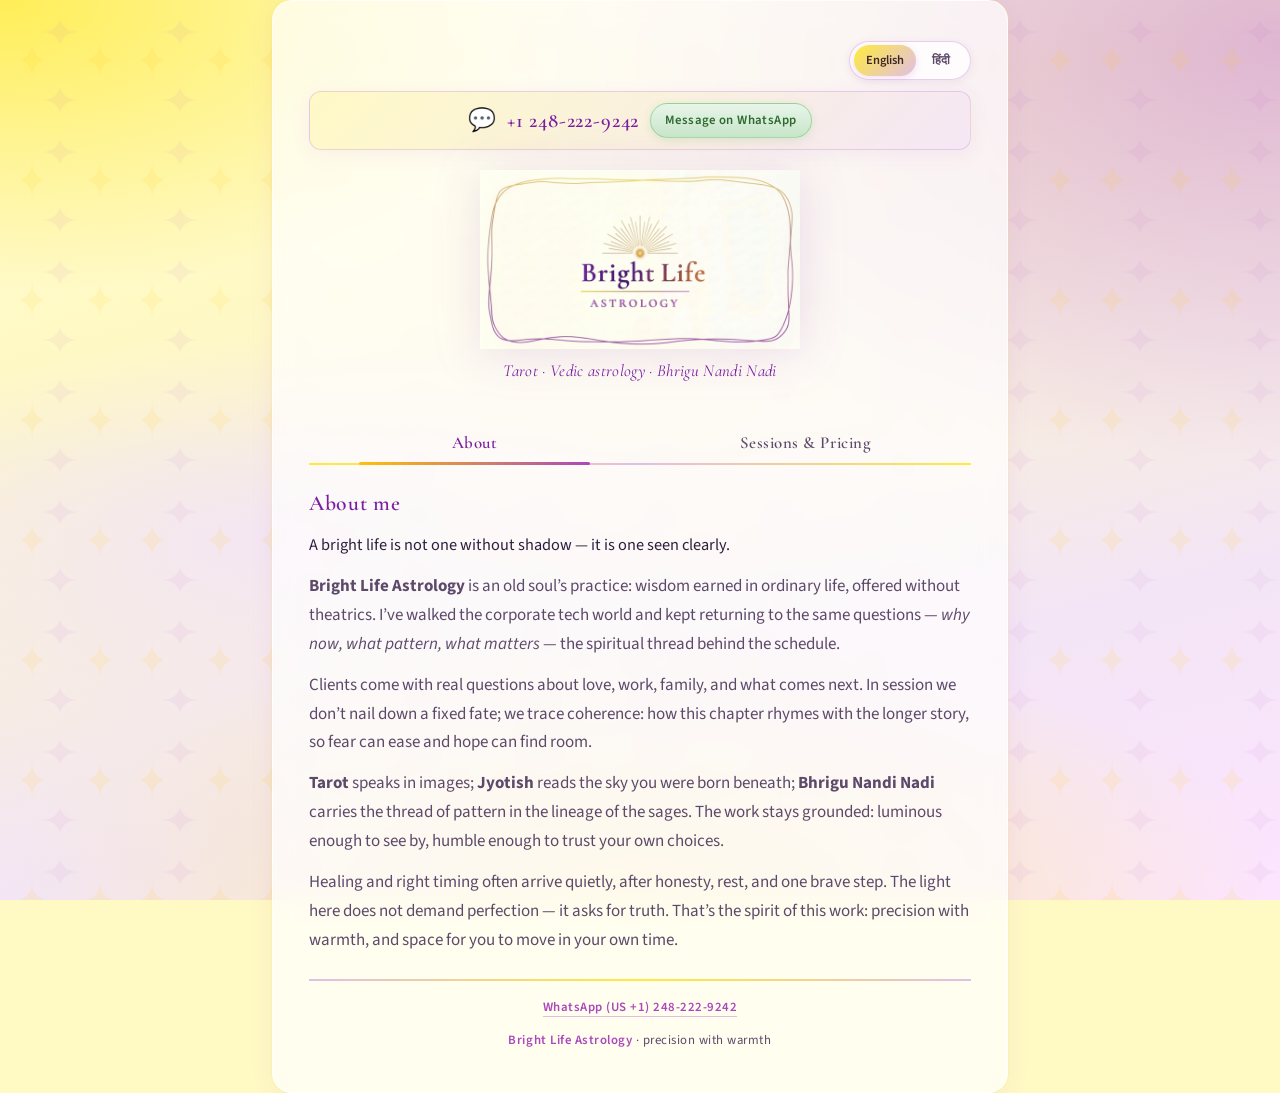
<file: index.html>
<!DOCTYPE html>
<html lang="en">
<head>
  <meta charset="utf-8" />
  <meta name="viewport" content="width=device-width, initial-scale=1" />
  <meta name="description" content="Bright Life Astrology &middot; Tarot, Vedic Jyotish &amp; Bhrigu Nandi Nadi. An old soul with a tech background; readings with warmth, clarity, and room for your agency. WhatsApp +1 248-222-9242 (US)." />
  <meta name="theme-color" content="#fff59d" />
  <title>Bright Life Astrology &middot; Tarot &amp; Jyotish Consultations</title>
  <link rel="preconnect" href="https://fonts.googleapis.com" />
  <link rel="preconnect" href="https://fonts.gstatic.com" crossorigin />
  <link href="https://fonts.googleapis.com/css2?family=Cormorant+Garamond:ital,wght@0,400;0,500;0,600;0,700;1,400;1,500&family=Noto+Sans+Devanagari:wght@400;500;600;700&family=Source+Sans+3:ital,wght@0,300;0,400;0,500;0,600;1,400&display=swap" rel="stylesheet" />
  <style>
    :root {
      --lemon: #fffef5; --butter: #fff9c4; --sun: #fff176;
      --sun-rich: #ffeb3b; --gold: #ffc107; --gold-deep: #f57f17;
      --mauve-pale: #fce4ff; --mauve-light: #e1bee7; --mauve: #ce93d8;
      --mauve-rich: #ab47bc; --mauve-deep: #7b1fa2;
      --midnight: #1a0d2e; --ink: #2d1f3d; --muted: #5d4a6a;
    }
    *, *::before, *::after { box-sizing: border-box; }
    html { scroll-behavior: smooth; }
    body {
      margin: 0; font-family: "Source Sans 3", system-ui, sans-serif;
      font-weight: 400; font-size: 1.0625rem; line-height: 1.7;
      color: var(--ink); background: var(--butter); min-height: 100vh;
    }

    .bg-floral {
      position: fixed; inset: 0; pointer-events: none; z-index: 0;
      background:
        radial-gradient(ellipse 120% 85% at 0% 0%, rgba(255,235,59,.85) 0%, rgba(255,249,196,.5) 38%, transparent 62%),
        radial-gradient(ellipse 110% 80% at 100% 5%, rgba(206,147,216,.65) 0%, rgba(225,190,231,.4) 42%, transparent 58%),
        radial-gradient(ellipse 100% 60% at 50% 100%, rgba(255,241,118,.55) 0%, transparent 50%),
        radial-gradient(ellipse 80% 50% at 20% 60%, rgba(243,229,245,.9) 0%, transparent 45%),
        linear-gradient(165deg, var(--lemon) 0%, var(--butter) 28%, #f3e5f5 72%, var(--mauve-pale) 100%);
    }
    .bg-floral::after {
      content: ""; position: absolute; inset: 0; opacity: 0.5;
      background-image: url("data:image/svg+xml,%3Csvg xmlns='http://www.w3.org/2000/svg' width='120' height='120' viewBox='0 0 120 120'%3E%3Cpath fill='%23ab47bc' fill-opacity='0.12' d='M60 20c4 8 8 12 20 12-12 0-16 4-20 12-4-8-8-12-20-12 12 0 16-4 20-12zm0 68c4 8 8 12 20 12-12 0-16 4-20 12-4-8-8-12-20-12 12 0 16-4 20-12z'/%3E%3Cpath fill='%23ffc107' fill-opacity='0.2' d='M20 60c8 4 12 8 12 20 0-12 4-16 12-20-8-4-12-8-12-20 0 12-4 16-12 20zm68 0c8 4 12 8 12 20 0-12 4-16 12-20-8-4-12-8-12-20 0 12-4 16-12 20z'/%3E%3C/svg%3E");
    }

    .wrap {
      position: relative; z-index: 1;
      max-width: 46rem; margin: 0 auto;
      padding: clamp(1.5rem, 4vw, 2.5rem) clamp(1.25rem, 5vw, 2.25rem) 2.5rem;
      background: rgba(255,255,255,.72);
      backdrop-filter: blur(12px); -webkit-backdrop-filter: blur(12px);
      border-radius: 1.25rem;
      border: 1px solid rgba(255,255,255,.75);
      box-shadow: 0 4px 24px rgba(171,71,188,.08), 0 0 0 1px rgba(255,235,59,.15);
    }

    /* ── WhatsApp top bar ── */
    .wa-top {
      display: flex; align-items: center; justify-content: center;
      gap: 0.65rem; padding: 0.7rem 1.15rem; margin-bottom: 1.25rem;
      background: linear-gradient(135deg, rgba(255,249,196,.92), rgba(243,229,245,.88));
      border: 1.5px solid rgba(186,104,200,.25); border-radius: 0.75rem;
      box-shadow: 0 4px 20px rgba(171,71,188,.08);
      flex-wrap: wrap; text-align: center;
    }
    .wa-top-icon { font-size: 1.4rem; line-height: 1; }
    .wa-top-number {
      font-family: "Cormorant Garamond", Georgia, serif;
      font-size: 1.3rem; font-weight: 600; color: var(--mauve-deep); letter-spacing: 0.04em;
    }
    .wa-top-link {
      display: inline-flex; align-items: center; gap: 0.3rem;
      padding: 0.35rem 0.9rem; font-size: 0.8rem; font-weight: 600;
      letter-spacing: 0.03em; color: #2d6a30;
      background: linear-gradient(180deg, #e8f5e9, #c8e6c9);
      border: 1px solid rgba(76,175,80,.4); border-radius: 2rem;
      text-decoration: none; box-shadow: 0 2px 8px rgba(76,175,80,.18);
      transition: box-shadow .2s ease, transform .2s ease;
    }
    .wa-top-link:hover { box-shadow: 0 4px 14px rgba(76,175,80,.3); transform: translateY(-1px); }

    /* ── Language switch ── */
    .language-row {
      display: flex; justify-content: flex-end; margin-bottom: 0.65rem;
    }
    .language-switch {
      display: inline-flex; padding: 0.2rem;
      background: rgba(255,255,255,.76);
      border: 1px solid rgba(171,71,188,.25); border-radius: 2rem;
      box-shadow: 0 2px 10px rgba(123,31,162,.08);
    }
    .language-btn {
      min-width: 3.2rem; padding: 0.3rem 0.75rem;
      font: inherit; font-size: 0.78rem; font-weight: 600;
      color: var(--muted); background: transparent; border: 0;
      border-radius: 2rem; cursor: pointer;
    }
    .language-btn.active {
      color: #3e2723;
      background: linear-gradient(135deg, var(--sun-rich), var(--mauve-light));
      box-shadow: 0 2px 7px rgba(171,71,188,.16);
    }
    html[lang="hi"] body { font-family: "Noto Sans Devanagari", "Source Sans 3", sans-serif; }
    html[lang="hi"] h2,
    html[lang="hi"] h3,
    html[lang="hi"] .tab-btn,
    html[lang="hi"] .tier-name,
    html[lang="hi"] .tier-price,
    html[lang="hi"] .payment-region strong {
      font-family: "Noto Sans Devanagari", "Source Sans 3", sans-serif;
    }

    /* ── Header ── */
    header { text-align: center; padding-bottom: 1rem; }
    .brand { display: flex; flex-direction: column; align-items: center; }
    .brand-logo { margin: 0; line-height: 0; }
    .brand-logo img {
      width: min(100%, 20rem); height: auto; display: block; margin: 0 auto;
      filter: drop-shadow(0 4px 24px rgba(123,31,162,.14));
    }
    .tagline {
      margin: 0.5rem 0 0;
      font-family: "Cormorant Garamond", Georgia, serif;
      font-size: 1.05rem; font-style: italic; font-weight: 400;
      color: var(--mauve-deep); letter-spacing: 0.02em;
    }

    /* ── Tabs ── */
    .tabs {
      display: flex; gap: 0; margin-top: 1.25rem;
      border-bottom: 2px solid transparent;
      border-image: linear-gradient(90deg, var(--sun-rich), var(--mauve-light), var(--sun-rich)) 1;
    }
    .tab-btn {
      flex: 1; padding: 0.65rem 0.5rem;
      font-family: "Cormorant Garamond", Georgia, serif;
      font-size: 1.05rem; font-weight: 600; letter-spacing: 0.03em;
      color: var(--muted); background: none; border: none;
      cursor: pointer; position: relative;
      transition: color .2s ease;
    }
    .tab-btn:hover { color: var(--mauve-deep); }
    .tab-btn.active {
      color: var(--mauve-deep);
    }
    .tab-btn.active::after {
      content: ""; position: absolute; bottom: -2px; left: 15%; right: 15%;
      height: 3px; border-radius: 2px;
      background: linear-gradient(90deg, var(--gold), var(--mauve-rich));
    }

    .tab-panel { display: none; padding-top: 1.25rem; animation: fadeTab .3s ease; }
    .tab-panel.active { display: block; }
    @keyframes fadeTab { from { opacity: 0; transform: translateY(6px); } to { opacity: 1; transform: translateY(0); } }

    /* ── Typography ── */
    h2 {
      font-family: "Cormorant Garamond", Georgia, serif;
      font-size: 1.35rem; font-weight: 600; color: var(--mauve-deep);
      margin: 0 0 0.65rem; letter-spacing: 0.03em;
    }
    h3 {
      font-family: "Cormorant Garamond", Georgia, serif;
      font-size: 1.1rem; font-weight: 600; color: var(--mauve-deep);
      margin: 0.75rem 0 0.35rem; letter-spacing: 0.03em;
    }
    p { margin: 0 0 0.75rem; color: var(--muted); }
    p:last-child { margin-bottom: 0; }
    .lead { font-size: 1.02rem; color: var(--ink); font-weight: 400; }

    /* ── Service cards ── */
    .services { display: grid; gap: 0.85rem; }
    .card {
      padding: 1rem 1.25rem; border-radius: 0.75rem;
      border: 2px solid transparent;
      transition: transform .2s ease, box-shadow .2s ease;
    }
    .card:nth-child(1) { background: linear-gradient(145deg, rgba(255,249,196,.98), rgba(255,255,255,.95)); border-color: rgba(255,193,7,.55); box-shadow: 0 4px 16px rgba(255,193,7,.12); }
    .card:nth-child(2) { background: linear-gradient(145deg, rgba(252,228,255,.98), rgba(255,255,255,.95)); border-color: rgba(186,104,200,.45); box-shadow: 0 4px 16px rgba(171,71,188,.1); }
    .card:nth-child(3) { background: linear-gradient(145deg, rgba(255,249,196,.5), rgba(243,229,245,.9)); border-color: rgba(255,193,7,.4); box-shadow: 0 4px 16px rgba(142,36,170,.08); }
    .card:hover { transform: translateY(-2px); box-shadow: 0 8px 24px rgba(255,193,7,.2); }
    .card h3 { font-size: 1.15rem; margin: 0 0 0.25rem; }
    .card p { font-size: 0.9rem; line-height: 1.55; margin: 0; }
    .card-icon {
      float: left; width: 2rem; height: 2rem; margin: 0 0.65rem 0.3rem 0;
      border-radius: 50%; display: flex; align-items: center; justify-content: center;
      font-size: 0.85rem; color: var(--midnight);
    }
    .card-icon.tarot { background: linear-gradient(145deg, var(--sun), var(--gold)); box-shadow: 0 2px 6px rgba(255,193,7,.45); }
    .card-icon.vedic { background: linear-gradient(145deg, var(--mauve-light), var(--mauve)); box-shadow: 0 2px 6px rgba(171,71,188,.3); }
    .card-icon.nadi { background: linear-gradient(145deg, var(--sun-rich), var(--mauve-light)); box-shadow: 0 2px 6px rgba(255,193,7,.3); }
    .card::after { content: ""; display: table; clear: both; }

    /* ── Pricing tiers ── */
    .pricing-grid { display: grid; gap: 0.85rem; }
    .tier {
      padding: 1rem 1.25rem; border-radius: 0.75rem;
      border: 2px solid transparent;
      transition: transform .2s ease, box-shadow .2s ease;
    }
    .tier:hover { transform: translateY(-2px); }
    .tier:nth-child(1) { background: linear-gradient(145deg, rgba(255,249,196,.95), rgba(255,255,255,.92)); border-color: rgba(255,193,7,.45); box-shadow: 0 4px 16px rgba(255,193,7,.1); }
    .tier:nth-child(2) { background: linear-gradient(145deg, rgba(255,249,196,.88), rgba(252,228,255,.92)); border-color: rgba(255,193,7,.4); box-shadow: 0 4px 16px rgba(255,193,7,.1); }
    .tier:nth-child(3) { background: linear-gradient(145deg, rgba(255,249,196,.9), rgba(243,229,245,.88)); border-color: rgba(255,193,7,.4); box-shadow: 0 4px 16px rgba(255,193,7,.1); }
    .tier-header {
      display: flex; align-items: baseline; justify-content: space-between;
      flex-wrap: wrap; gap: 0.4rem; margin-bottom: 0.2rem;
    }
    .tier-name {
      font-family: "Cormorant Garamond", Georgia, serif;
      font-size: 1.15rem; font-weight: 600; color: var(--mauve-deep); margin: 0;
    }
    .tier-price {
      font-family: "Cormorant Garamond", Georgia, serif;
      font-size: 1.35rem; font-weight: 700; color: var(--gold-deep);
    }
    .tier-details { margin: 0; font-size: 0.88rem; color: var(--muted); line-height: 1.5; }
    .tier-badge {
      display: inline-block; padding: 0.1rem 0.5rem; font-size: 0.65rem;
      font-weight: 600; letter-spacing: 0.06em; text-transform: uppercase;
      border-radius: 1rem; margin-left: 0.35rem; vertical-align: middle;
    }
    .tier:nth-child(2) .tier-badge { background: linear-gradient(135deg, var(--mauve-light), var(--mauve)); color: #fff; }
    .tier:nth-child(3) .tier-badge { background: linear-gradient(135deg, var(--gold), var(--gold-deep)); color: #3e2723; }

    /* ── Payment modes ── */
    .payment-section {
      margin-top: 1rem; padding: 1rem 1.25rem;
      background: linear-gradient(135deg, rgba(255,255,255,.9), rgba(243,229,245,.5));
      border: 1.5px solid rgba(186,104,200,.18); border-radius: 0.75rem;
    }
    .payment-section h3 { margin-top: 0; font-size: 1rem; }
    .payment-cols { display: grid; grid-template-columns: 1fr 1fr; gap: 1rem; margin-top: 0.4rem; }
    @media (max-width: 480px) { .payment-cols { grid-template-columns: 1fr; gap: 0.5rem; } }
    .payment-region { font-size: 0.86rem; }
    .payment-region strong {
      display: block; font-family: "Cormorant Garamond", Georgia, serif;
      font-size: 0.95rem; font-weight: 600; color: var(--mauve-deep); margin-bottom: 0.2rem;
    }
    .payment-list { list-style: none; padding: 0; margin: 0; color: var(--muted); }
    .payment-list li { padding: 0.1rem 0; }
    .payment-list li::before { content: "\00b7"; margin-right: 0.4rem; color: var(--mauve); font-weight: 700; }

    /* ── Book CTA (inside sessions tab) ── */
    .book-cta {
      margin-top: 1.25rem; padding: 1rem; text-align: center;
      background: linear-gradient(155deg, rgba(255,241,118,.92), rgba(255,255,255,.85) 40%, rgba(233,196,255,.7));
      border: 2px solid rgba(255,213,79,.6); border-radius: 0.75rem;
      box-shadow: 0 0 0 1px rgba(186,104,200,.15), 0 8px 24px rgba(171,71,188,.08);
    }
    .book-cta p { margin: 0 0 0.65rem; font-size: 0.92rem; }
    .btn {
      display: inline-flex; align-items: center; justify-content: center;
      min-height: 2.5rem; padding: 0.5rem 1.3rem;
      font-family: inherit; font-size: 0.86rem; font-weight: 600;
      letter-spacing: 0.02em; text-decoration: none;
      border-radius: 3px; border: 1px solid transparent; cursor: pointer;
    }
    .btn:hover { filter: brightness(1.04); box-shadow: 0 6px 18px rgba(171,71,188,.22); }
    .btn-primary {
      background: linear-gradient(180deg, #ffeb3b, #ffc107);
      color: #3e2723; border-color: rgba(245,127,23,.5);
      box-shadow: 0 3px 12px rgba(255,193,7,.4);
    }

    /* ── Footer ── */
    footer {
      margin-top: 1.5rem; padding-top: 1rem;
      border-top: 2px solid transparent;
      border-image: linear-gradient(90deg, var(--mauve-light), var(--sun-rich), var(--mauve-light)) 1;
      text-align: center; font-size: 0.8rem; color: var(--mauve-deep); letter-spacing: 0.04em;
    }
    footer em { color: var(--mauve-rich); font-style: normal; font-weight: 600; }
    .footer-wa-link {
      color: var(--mauve-rich); font-weight: 600; text-decoration: none;
      border-bottom: 1px solid rgba(171,71,188,.35);
    }
    .footer-wa-link:hover { border-bottom-color: var(--mauve-deep); color: var(--mauve-deep); }
  </style>
</head>
<body>
  <div class="bg-floral" aria-hidden="true"></div>
  <div class="wrap">

    <div class="language-row">
      <div class="language-switch" role="group" aria-label="Choose language">
        <button class="language-btn active" type="button" data-lang="en" aria-pressed="true">English</button>
        <button class="language-btn" type="button" data-lang="hi" aria-pressed="false">हिंदी</button>
      </div>
    </div>

    <div class="wa-top">
      <span class="wa-top-icon" aria-hidden="true">&#x1F4AC;</span>
      <span class="wa-top-number">+1 248-222-9242</span>
      <a href="https://api.whatsapp.com/send?phone=12482229242" class="wa-top-link" target="_blank" rel="noopener noreferrer" data-i18n="messageWhatsApp">Message on WhatsApp</a>
    </div>

    <header>
      <div class="brand">
        <h1 class="brand-logo">
          <img src="assets/bright-life-astrology-logo.png" alt="Bright Life Astrology" width="352" />
        </h1>
      </div>
      <p class="tagline" data-i18n="tagline">Tarot &middot; Vedic astrology &middot; Bhrigu Nandi Nadi</p>
    </header>

    <nav class="tabs" role="tablist">
      <button class="tab-btn active" role="tab" aria-selected="true" aria-controls="panel-about" id="tab-about" data-i18n="tabAbout">About</button>
      <button class="tab-btn" role="tab" aria-selected="false" aria-controls="panel-sessions" id="tab-sessions" data-i18n="tabSessions">Sessions &amp; Pricing</button>
    </nav>

    <!-- ── Tab: About ── -->
    <div class="tab-panel active" id="panel-about" role="tabpanel" aria-labelledby="tab-about">
      <h2 data-i18n="aboutHeading">About me</h2>
      <p class="lead" data-i18n="aboutLead">
        A bright life is not one without shadow &mdash; it is one seen clearly.
      </p>
      <p data-i18n="aboutOne">
        <strong>Bright Life Astrology</strong> is an old soul&rsquo;s practice: wisdom earned in ordinary life, offered without theatrics. I&rsquo;ve walked the corporate tech world and kept returning to the same questions &mdash; <em>why now, what pattern, what matters</em> &mdash; the spiritual thread behind the schedule.
      </p>
      <p data-i18n="aboutTwo">
        Clients come with real questions about love, work, family, and what comes next. In session we don&rsquo;t nail down a fixed fate; we trace coherence: how this chapter rhymes with the longer story, so fear can ease and hope can find room.
      </p>
      <p data-i18n="aboutThree">
        <strong>Tarot</strong> speaks in images; <strong>Jyotish</strong> reads the sky you were born beneath; <strong>Bhrigu Nandi Nadi</strong> carries the thread of pattern in the lineage of the sages. The work stays grounded: luminous enough to see by, humble enough to trust your own choices.
      </p>
      <p data-i18n="aboutFour">
        Healing and right timing often arrive quietly, after honesty, rest, and one brave step. The light here does not demand perfection &mdash; it asks for truth. That&rsquo;s the spirit of this work: precision with warmth, and space for you to move in your own time.
      </p>
    </div>

    <!-- ── Tab: Sessions & Pricing ── -->
    <div class="tab-panel" id="panel-sessions" role="tabpanel" aria-labelledby="tab-sessions">
      <h2 data-i18n="sessionsHeading">Sessions &amp; Pricing</h2>
      <div class="pricing-grid">
        <article class="tier">
          <div class="tier-header">
            <h3 class="tier-name" data-i18n="miniName">Mini Reading</h3>
            <span class="tier-price">$5 / &#x20B9;399</span>
          </div>
          <p class="tier-details" data-i18n="miniDetails">2 questions &mdash; delivered as <strong>voice notes</strong> on WhatsApp.</p>
        </article>
        <article class="tier">
          <div class="tier-header">
            <h3 class="tier-name" data-i18n="focusName">Focus Session <span class="tier-badge">Popular</span></h3>
            <span class="tier-price">$11 / &#x20B9;999</span>
          </div>
          <p class="tier-details" data-i18n="focusDetails">15-minute live session &mdash; one topic, explored deeply.</p>
        </article>
        <article class="tier">
          <div class="tier-header">
            <h3 class="tier-name" data-i18n="deepName">Deep Reading <span class="tier-badge">Comprehensive</span></h3>
            <span class="tier-price">$21 / &#x20B9;1,799</span>
          </div>
          <p class="tier-details" data-i18n="deepDetails">30-minute in-depth session &mdash; full chart reading, multiple questions.</p>
        </article>
      </div>

      <div class="payment-section">
        <h3 data-i18n="paymentHeading">Payment Options <span style="font-weight:400; font-size:0.92em; color:var(--muted); font-style:italic;">(details shared on WhatsApp)</span></h3>
        <div class="payment-cols">
          <div class="payment-region">
            <strong data-i18n="india">India</strong>
            <ul class="payment-list">
              <li data-i18n="bankTransfer">Bank Transfer</li>
            </ul>
          </div>
          <div class="payment-region">
            <strong data-i18n="unitedStates">United States</strong>
            <ul class="payment-list">
              <li>Zelle</li>
              <li>Venmo</li>
              <li>Cash App</li>
              <li>Apple Pay</li>
            </ul>
          </div>
        </div>
      </div>

      <div class="book-cta">
        <p data-i18n="ready"><strong>Ready to begin?</strong> Message on WhatsApp to book your session.</p>
        <a href="https://api.whatsapp.com/send?phone=12482229242" class="btn btn-primary" target="_blank" rel="noopener noreferrer" data-i18n="bookWhatsApp">Book on WhatsApp</a>
      </div>
    </div>

    <footer>
      <p>
        <a class="footer-wa-link" href="https://api.whatsapp.com/send?phone=12482229242" target="_blank" rel="noopener noreferrer" data-i18n="footerWhatsApp">WhatsApp (US +1) 248-222-9242</a>
      </p>
      <p data-i18n="footerTagline"><em>Bright Life Astrology</em> &middot; precision with warmth</p>
    </footer>

  </div>

  <script>
    const translations = {
      en: {
        title: "Bright Life Astrology · Tarot & Jyotish Consultations",
        description: "Bright Life Astrology · Tarot, Vedic Jyotish & Bhrigu Nandi Nadi. An old soul with a tech background; readings with warmth, clarity, and room for your agency. WhatsApp +1 248-222-9242 (US).",
        messageWhatsApp: "Message on WhatsApp",
        tagline: "Tarot · Vedic astrology · Bhrigu Nandi Nadi",
        tabAbout: "About",
        tabSessions: "Sessions & Pricing",
        aboutHeading: "About me",
        aboutLead: "A bright life is not one without shadow — it is one seen clearly.",
        aboutOne: "<strong>Bright Life Astrology</strong> is an old soul’s practice: wisdom earned in ordinary life, offered without theatrics. I’ve walked the corporate tech world and kept returning to the same questions — <em>why now, what pattern, what matters</em> — the spiritual thread behind the schedule.",
        aboutTwo: "Clients come with real questions about love, work, family, and what comes next. In session we don’t nail down a fixed fate; we trace coherence: how this chapter rhymes with the longer story, so fear can ease and hope can find room.",
        aboutThree: "<strong>Tarot</strong> speaks in images; <strong>Jyotish</strong> reads the sky you were born beneath; <strong>Bhrigu Nandi Nadi</strong> carries the thread of pattern in the lineage of the sages. The work stays grounded: luminous enough to see by, humble enough to trust your own choices.",
        aboutFour: "Healing and right timing often arrive quietly, after honesty, rest, and one brave step. The light here does not demand perfection — it asks for truth. That’s the spirit of this work: precision with warmth, and space for you to move in your own time.",
        sessionsHeading: "Sessions & Pricing",
        miniName: "Mini Reading",
        miniDetails: "2 questions — delivered as <strong>voice notes</strong> on WhatsApp.",
        focusName: "Focus Session <span class=\"tier-badge\">Popular</span>",
        focusDetails: "15-minute live session — one topic, explored deeply.",
        deepName: "Deep Reading <span class=\"tier-badge\">Comprehensive</span>",
        deepDetails: "30-minute in-depth session — full chart reading, multiple questions.",
        paymentHeading: "Payment Options <span style=\"font-weight:400; font-size:0.92em; color:var(--muted); font-style:italic;\">(details shared on WhatsApp)</span>",
        india: "India",
        bankTransfer: "Bank Transfer",
        unitedStates: "United States",
        ready: "<strong>Ready to begin?</strong> Message on WhatsApp to book your session.",
        bookWhatsApp: "Book on WhatsApp",
        footerWhatsApp: "WhatsApp (US +1) 248-222-9242",
        footerTagline: "<em>Bright Life Astrology</em> · precision with warmth"
      },
      hi: {
        title: "ब्राइट लाइफ़ एस्ट्रोलॉजी · टैरो और ज्योतिष परामर्श",
        description: "ब्राइट लाइफ़ एस्ट्रोलॉजी — टैरो, वैदिक ज्योतिष और भृगु नंदी नाड़ी परामर्श। आत्मीयता, स्पष्टता और आपके स्वतंत्र निर्णय का सम्मान।",
        messageWhatsApp: "WhatsApp पर संदेश भेजें",
        tagline: "टैरो · वैदिक ज्योतिष · भृगु नंदी नाड़ी",
        tabAbout: "परिचय",
        tabSessions: "रीडिंग और शुल्क",
        aboutHeading: "मेरे बारे में",
        aboutLead: "उज्ज्वल जीवन वह नहीं जिसमें कोई छाया न हो — बल्कि वह है जिसे स्पष्टता से देखा जाए।",
        aboutOne: "<strong>Bright Life Astrology</strong> एक अनुभवी आत्मा की साधना है — साधारण जीवन से अर्जित ज्ञान, बिना किसी दिखावे के। मैंने कॉर्पोरेट टेक्नोलॉजी की दुनिया में काम किया है, फिर भी बार-बार उन्हीं प्रश्नों की ओर लौटी: <em>अभी क्यों, कौन-सा पैटर्न, और सच में क्या महत्वपूर्ण है</em> — यानी व्यस्त दिनचर्या के पीछे का आध्यात्मिक सूत्र।",
        aboutTwo: "लोग प्रेम, कार्य, परिवार और आगे की राह से जुड़े सच्चे प्रश्न लेकर आते हैं। रीडिंग में हम भाग्य को अटल घोषित नहीं करते; हम जीवन के सूत्र जोड़ते हैं — यह अध्याय आपकी बड़ी कहानी से कैसे जुड़ता है — ताकि भय कम हो और आशा के लिए स्थान बने।",
        aboutThree: "<strong>टैरो</strong> चित्रों और प्रतीकों में बोलता है; <strong>ज्योतिष</strong> आपके जन्म के समय के आकाश को पढ़ता है; <strong>भृगु नंदी नाड़ी</strong> ऋषि परंपरा में कर्म के पैटर्न को समझती है। यह कार्य व्यावहारिक रहता है — राह दिखाने जितना प्रकाशमान और आपके अपने निर्णयों का सम्मान करने जितना विनम्र।",
        aboutFour: "उपचार और सही समय अक्सर शांत ढंग से आते हैं — ईमानदारी, विश्राम और एक साहसी कदम के बाद। यहाँ का प्रकाश पूर्णता नहीं माँगता; वह सत्य माँगता है। यही इस साधना की भावना है: आत्मीयता के साथ सटीकता, और आपको अपनी गति से आगे बढ़ने की जगह।",
        sessionsHeading: "रीडिंग और शुल्क",
        miniName: "मिनी रीडिंग",
        miniDetails: "2 प्रश्न — WhatsApp पर <strong>वॉइस नोट्स</strong> के रूप में उत्तर।",
        focusName: "फोकस रीडिंग <span class=\"tier-badge\">लोकप्रिय</span>",
        focusDetails: "15 मिनट की लाइव रीडिंग — एक विषय पर गहराई से चर्चा।",
        deepName: "विस्तृत रीडिंग <span class=\"tier-badge\">संपूर्ण</span>",
        deepDetails: "30 मिनट की विस्तृत रीडिंग — पूरी कुंडली का विश्लेषण और कई प्रश्न।",
        paymentHeading: "भुगतान के विकल्प <span style=\"font-weight:400; font-size:0.92em; color:var(--muted); font-style:italic;\">(विवरण WhatsApp पर साझा किए जाएँगे)</span>",
        india: "भारत",
        bankTransfer: "बैंक ट्रांसफ़र",
        unitedStates: "संयुक्त राज्य अमेरिका",
        ready: "<strong>शुरू करने के लिए तैयार हैं?</strong> अपनी रीडिंग बुक करने के लिए WhatsApp पर संदेश भेजें।",
        bookWhatsApp: "WhatsApp पर बुक करें",
        footerWhatsApp: "WhatsApp (अमेरिका +1) 248-222-9242",
        footerTagline: "<em>Bright Life Astrology</em> · आत्मीयता के साथ सटीकता"
      }
    };

    function setLanguage(language) {
      const lang = translations[language] ? language : "en";
      document.documentElement.lang = lang;
      document.title = translations[lang].title;
      document.querySelector('meta[name="description"]').content = translations[lang].description;
      document.querySelectorAll("[data-i18n]").forEach(function(element) {
        const key = element.getAttribute("data-i18n");
        if (translations[lang][key]) element.innerHTML = translations[lang][key];
      });
      document.querySelectorAll(".language-btn").forEach(function(button) {
        const isActive = button.getAttribute("data-lang") === lang;
        button.classList.toggle("active", isActive);
        button.setAttribute("aria-pressed", String(isActive));
      });
      document.querySelector(".language-switch").setAttribute(
        "aria-label",
        lang === "hi" ? "भाषा चुनें" : "Choose language"
      );
      localStorage.setItem("brightLifeLanguage", lang);
    }

    document.querySelectorAll(".language-btn").forEach(function(button) {
      button.addEventListener("click", function() {
        setLanguage(button.getAttribute("data-lang"));
      });
    });

    setLanguage(localStorage.getItem("brightLifeLanguage") || "en");

    document.querySelectorAll('.tab-btn').forEach(function(btn) {
      btn.addEventListener('click', function() {
        document.querySelectorAll('.tab-btn').forEach(function(b) {
          b.classList.remove('active');
          b.setAttribute('aria-selected', 'false');
        });
        document.querySelectorAll('.tab-panel').forEach(function(p) {
          p.classList.remove('active');
        });
        btn.classList.add('active');
        btn.setAttribute('aria-selected', 'true');
        document.getElementById(btn.getAttribute('aria-controls')).classList.add('active');
      });
    });
  </script>
</body>
</html>
</file>
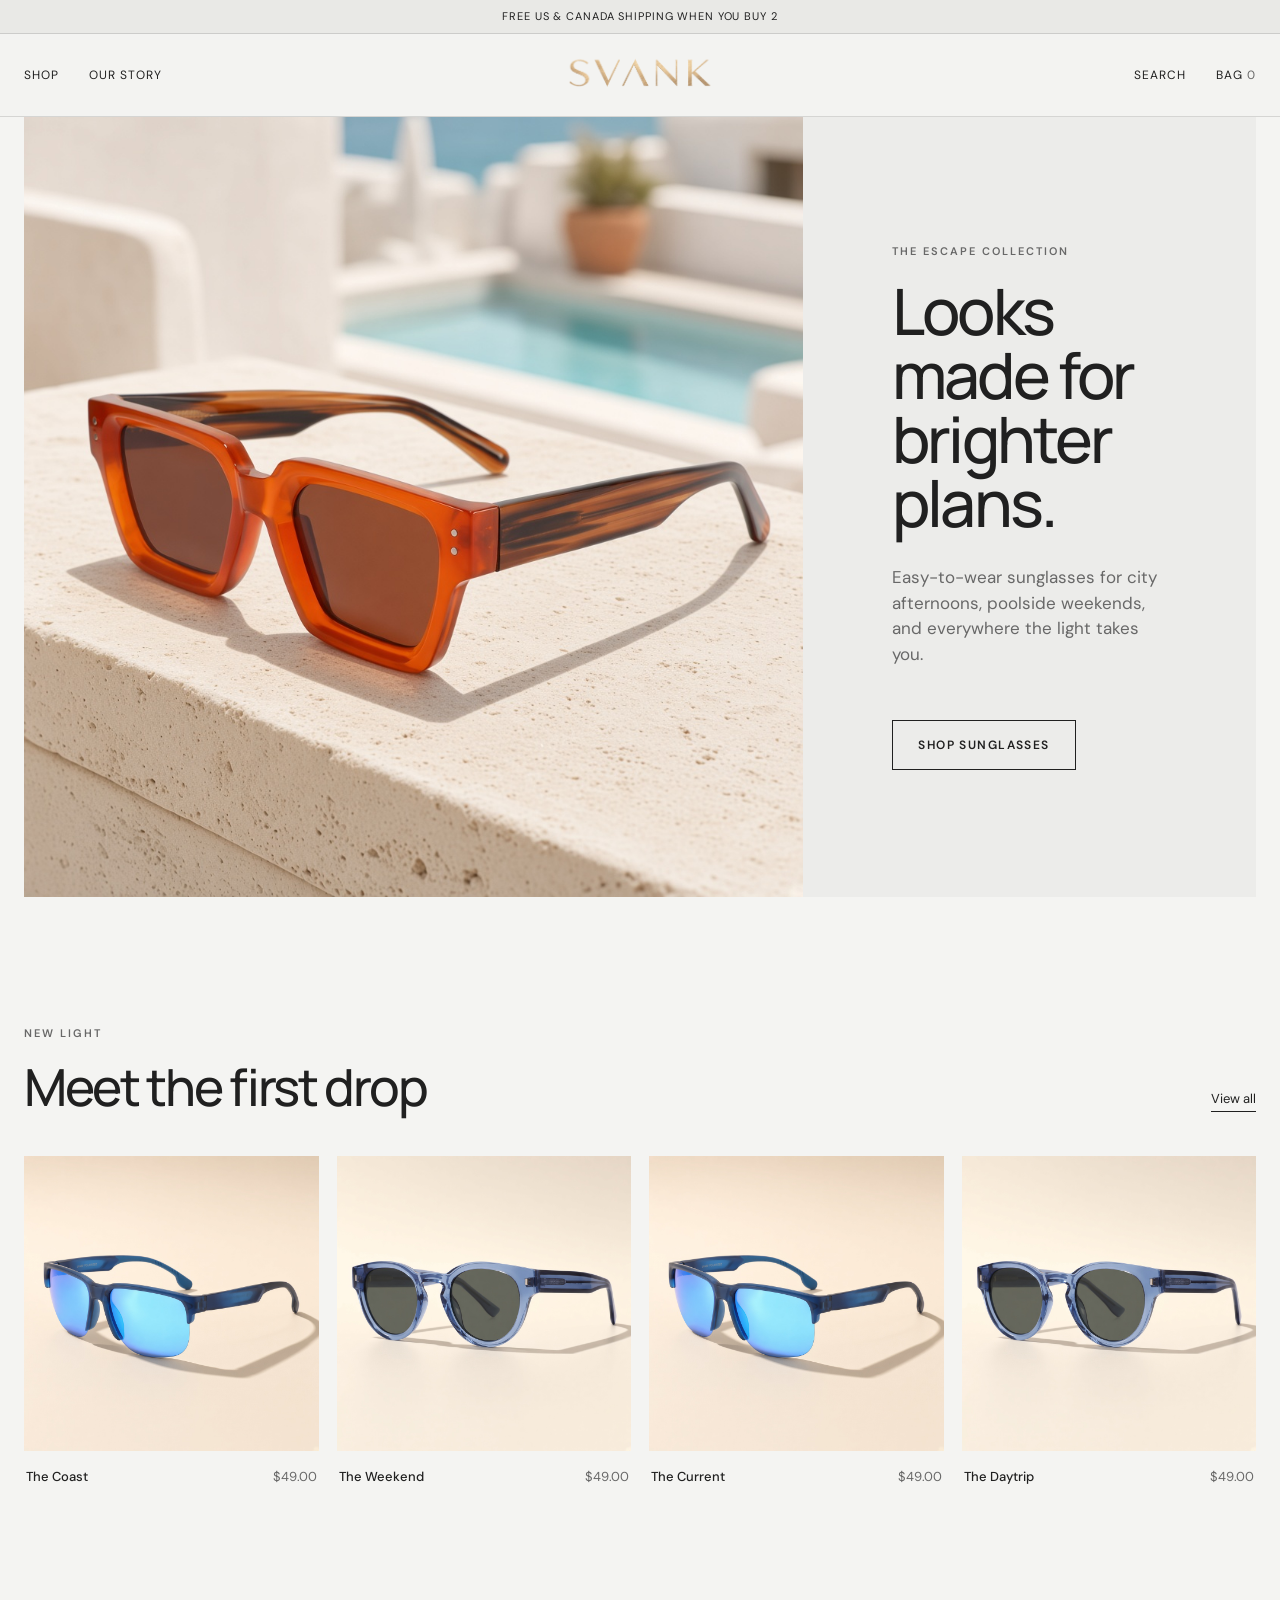
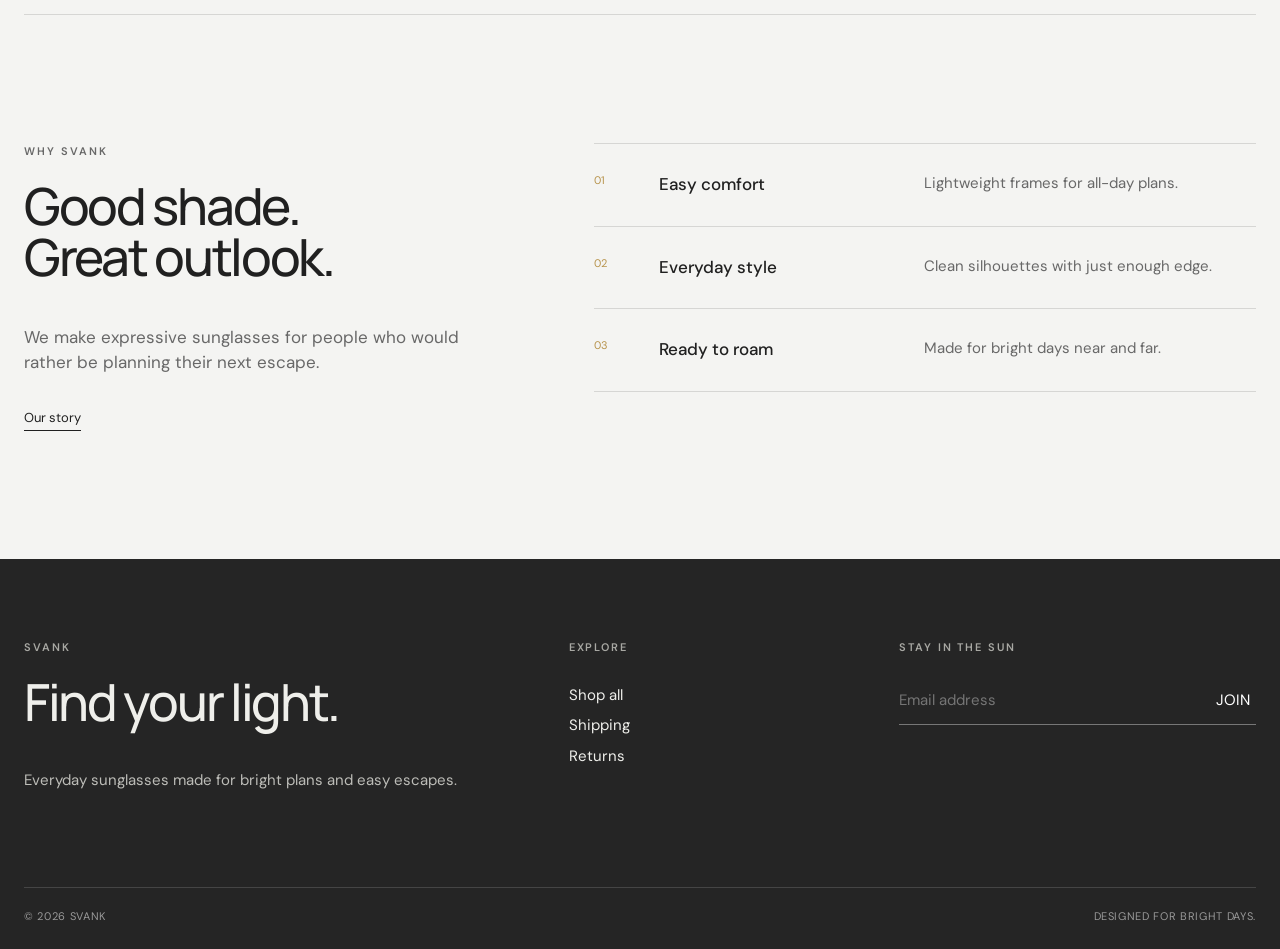
<file: shopify-theme/preview/index.html>
<!doctype html>
<html lang="en">
  <head>
    <meta charset="utf-8">
    <meta name="viewport" content="width=device-width,initial-scale=1">
    <title>SVANK — Shopify theme preview</title>
    <link rel="stylesheet" href="../assets/theme.css">
  </head>
  <body>
    <div class="announcement">Free US &amp; Canada shipping when you buy 2</div>
    <header class="site-header">
      <div class="header-inner page-width">
        <button class="menu-toggle" type="button" aria-label="Menu"><span></span><span></span></button>
        <nav class="desktop-nav"><a href="#shop">Shop</a><a href="#story">Our story</a></nav>
        <a class="brand" href="#">
          <img src="../assets/svank-logo.png" width="150" height="41" alt="SVANK">
        </a>
        <div class="header-actions"><a href="#">Search</a><a href="#">Bag <span class="cart-count">0</span></a></div>
      </div>
    </header>

    <main>
      <section class="hero page-width">
        <div class="hero-media">
          <img src="../assets/svank-holiday-hero.png" width="1200" height="1200" alt="Burnt-orange sunglasses beside a bright Mediterranean pool">
        </div>
        <div class="hero-content">
          <p class="eyebrow">The escape collection</p>
          <h1>Looks made for brighter plans.</h1>
          <div class="hero-copy"><p>Easy-to-wear sunglasses for city afternoons, poolside weekends, and everywhere the light takes you.</p></div>
          <a class="button" href="#shop">Shop sunglasses</a>
        </div>
      </section>

      <section id="shop" class="section page-width">
        <div class="section-heading">
          <div><p class="eyebrow">New light</p><h2>Meet the first drop</h2></div>
          <a class="text-link" href="#">View all</a>
        </div>
        <div class="product-grid">
          <article class="product-card">
            <a class="product-card-media" href="#"><img src="../assets/svank-clean-blue.png" alt="Blue mirrored sunglasses"></a>
            <div class="product-card-info"><h3>The Coast</h3><span>$49.00</span></div>
          </article>
          <article class="product-card">
            <a class="product-card-media" href="#"><img src="../assets/svank-clean-round.png" alt="Blue round sunglasses"></a>
            <div class="product-card-info"><h3>The Weekend</h3><span>$49.00</span></div>
          </article>
          <article class="product-card">
            <a class="product-card-media" href="#"><img src="../assets/svank-clean-blue.png" alt="Blue mirrored sunglasses"></a>
            <div class="product-card-info"><h3>The Current</h3><span>$49.00</span></div>
          </article>
          <article class="product-card">
            <a class="product-card-media" href="#"><img src="../assets/svank-clean-round.png" alt="Blue round sunglasses"></a>
            <div class="product-card-info"><h3>The Daytrip</h3><span>$49.00</span></div>
          </article>
        </div>
      </section>

      <section id="story" class="story section page-width">
        <div class="story-card">
          <p class="eyebrow">Why SVANK</p>
          <h2>Good shade.<br>Great outlook.</h2>
          <div class="story-copy"><p>We make expressive sunglasses for people who would rather be planning their next escape.</p></div>
          <a class="text-link" href="#">Our story</a>
        </div>
        <div class="story-points">
          <div class="story-point"><span>01</span><h3>Easy comfort</h3><p>Lightweight frames for all-day plans.</p></div>
          <div class="story-point"><span>02</span><h3>Everyday style</h3><p>Clean silhouettes with just enough edge.</p></div>
          <div class="story-point"><span>03</span><h3>Ready to roam</h3><p>Made for bright days near and far.</p></div>
        </div>
      </section>
    </main>

    <footer class="site-footer">
      <div class="page-width footer-grid">
        <div><p class="eyebrow">SVANK</p><h2>Find your light.</h2><div class="footer-copy"><p>Everyday sunglasses made for bright plans and easy escapes.</p></div></div>
        <div class="footer-links"><p class="eyebrow">Explore</p><a href="#">Shop all</a><a href="#">Shipping</a><a href="#">Returns</a></div>
        <div><p class="eyebrow">Stay in the sun</p><form class="newsletter"><input type="email" placeholder="Email address"><button>Join</button></form></div>
      </div>
      <div class="page-width footer-bottom"><span>© 2026 SVANK</span><span>Designed for bright days.</span></div>
    </footer>
  </body>
</html>
</file>
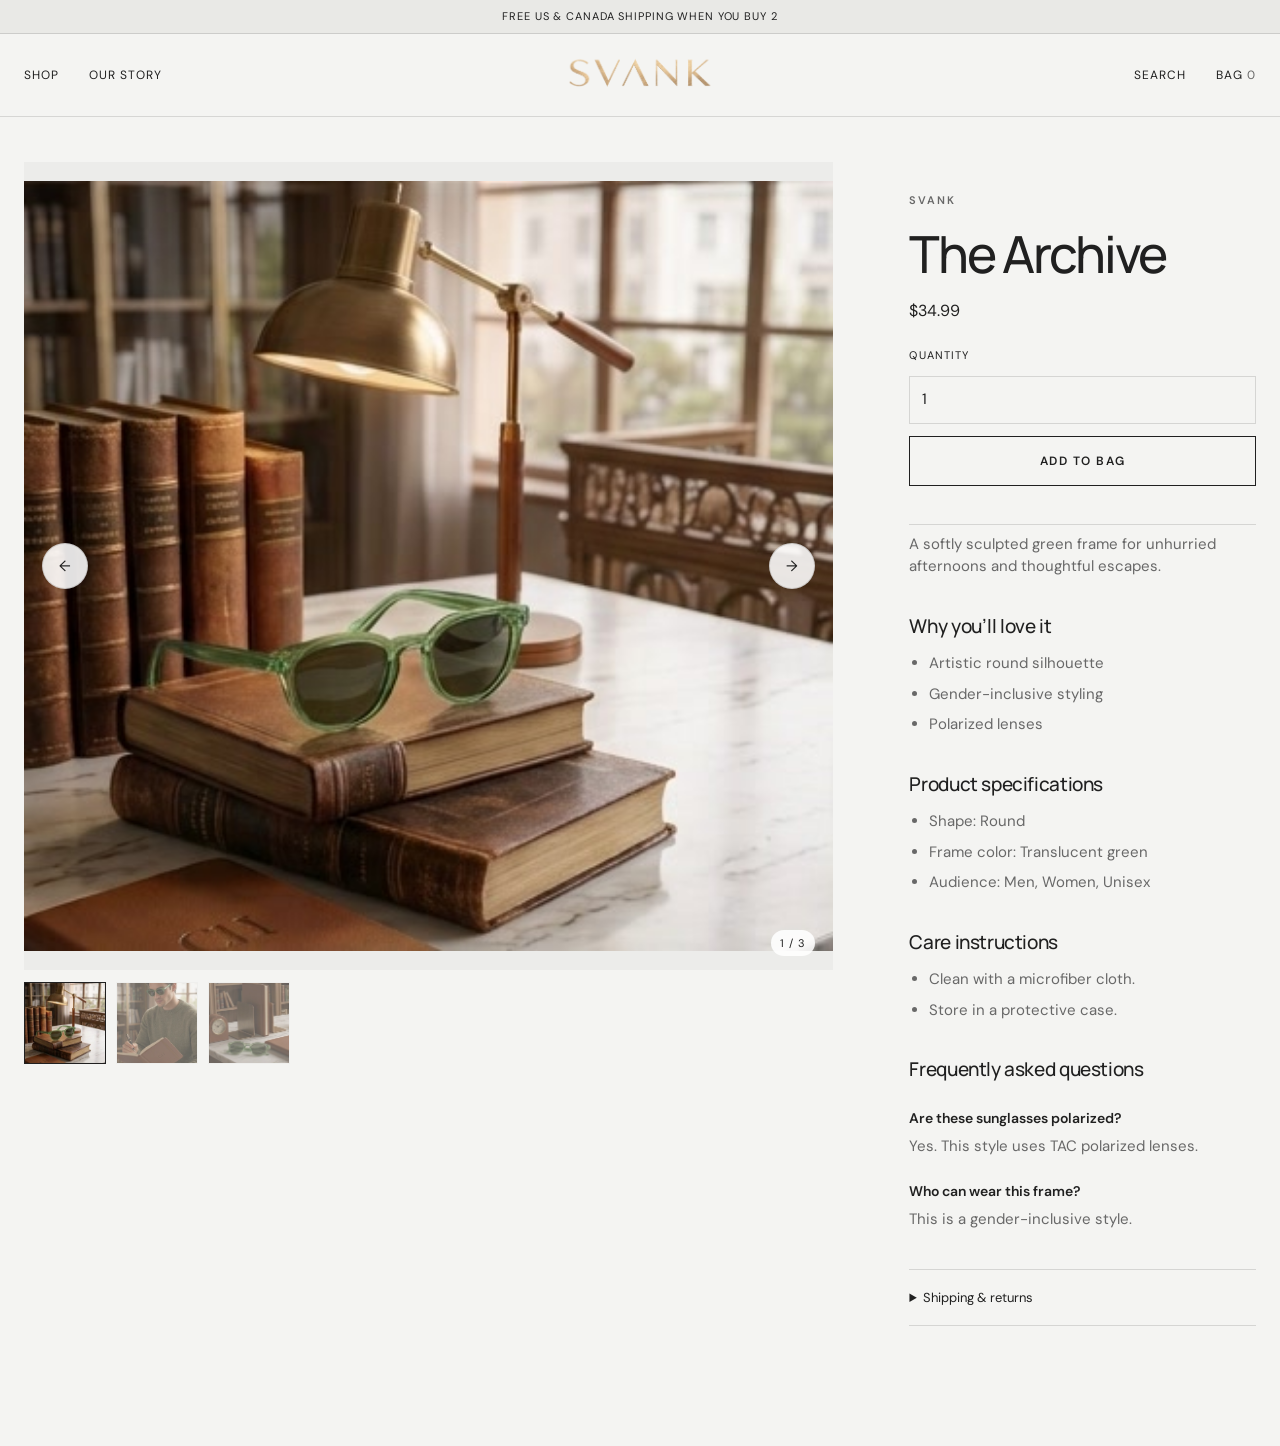
<file: shopify-theme/preview/product.html>
<!doctype html>
<html lang="en">
  <head>
    <meta charset="utf-8">
    <meta name="viewport" content="width=device-width,initial-scale=1">
    <title>SVANK — Product carousel preview</title>
    <link rel="stylesheet" href="../assets/theme.css">
    <script src="../assets/theme.js" defer></script>
  </head>
  <body>
    <div class="announcement">Free US &amp; Canada shipping when you buy 2</div>
    <header class="site-header">
      <div class="header-inner page-width">
        <button class="menu-toggle" type="button" aria-label="Menu"><span></span><span></span></button>
        <nav class="desktop-nav"><a href="./">Shop</a><a href="./#story">Our story</a></nav>
        <a class="brand" href="./"><img src="../assets/svank-logo.png" width="150" height="41" alt="SVANK"></a>
        <div class="header-actions"><a href="#">Search</a><a href="#">Bag <span class="cart-count">0</span></a></div>
      </div>
    </header>

    <main>
      <section class="product page-width" data-product>
        <div class="product-gallery" data-gallery aria-label="Green sunglasses image gallery">
          <div class="product-gallery-viewport">
            <figure class="product-media" data-gallery-slide data-index="0">
              <img src="./images/green-sunglasses-books.jpg" alt="Green sunglasses styled on antique books">
            </figure>
            <figure class="product-media" data-gallery-slide data-index="1" hidden>
              <img src="./images/green-sunglasses-model.jpg" alt="Model wearing green sunglasses">
            </figure>
            <figure class="product-media" data-gallery-slide data-index="2" hidden>
              <img src="./images/green-sunglasses-desk.jpg" alt="Green sunglasses in a desk setting">
            </figure>
            <button class="gallery-arrow gallery-arrow-prev" type="button" data-gallery-prev aria-label="Previous image"><span aria-hidden="true">←</span></button>
            <button class="gallery-arrow gallery-arrow-next" type="button" data-gallery-next aria-label="Next image"><span aria-hidden="true">→</span></button>
            <p class="gallery-counter" aria-live="polite"><span data-gallery-current>1</span> / 3</p>
          </div>

          <div class="product-gallery-thumbnails" role="tablist" aria-label="Choose product image">
            <button class="gallery-thumbnail is-active" type="button" role="tab" aria-selected="true" aria-label="Show image 1 of 3" data-gallery-thumb data-index="0">
              <img src="./images/green-sunglasses-books.jpg" width="90" height="90" alt="">
            </button>
            <button class="gallery-thumbnail" type="button" role="tab" aria-selected="false" aria-label="Show image 2 of 3" data-gallery-thumb data-index="1">
              <img src="./images/green-sunglasses-model.jpg" width="90" height="90" alt="">
            </button>
            <button class="gallery-thumbnail" type="button" role="tab" aria-selected="false" aria-label="Show image 3 of 3" data-gallery-thumb data-index="2">
              <img src="./images/green-sunglasses-desk.jpg" width="90" height="90" alt="">
            </button>
          </div>
        </div>

        <div class="product-details">
          <p class="eyebrow">SVANK</p>
          <h1>The Archive</h1>
          <p class="product-price">$34.99</p>
          <form class="product-form">
            <label for="PreviewQuantity">Quantity</label>
            <input id="PreviewQuantity" type="number" value="1" min="1">
            <button class="button button-wide" type="button">Add to bag</button>
          </form>
          <div class="product-description">
            <p>A softly sculpted green frame for unhurried afternoons and thoughtful escapes.</p>
            <h3>Why you’ll love it</h3>
            <ul><li>Artistic round silhouette</li><li>Gender-inclusive styling</li><li>Polarized lenses</li></ul>
            <h3>Product specifications</h3>
            <ul><li>Shape: Round</li><li>Frame color: Translucent green</li><li>Audience: Men, Women, Unisex</li></ul>
            <h3>Care instructions</h3>
            <ul><li>Clean with a microfiber cloth.</li><li>Store in a protective case.</li></ul>
            <h3>Frequently asked questions</h3>
            <h4>Are these sunglasses polarized?</h4><p>Yes. This style uses TAC polarized lenses.</p>
            <h4>Who can wear this frame?</h4><p>This is a gender-inclusive style.</p>
          </div>
          <details><summary>Shipping & returns</summary><p>$5 flat shipping for one pair. Buy two or more for free shipping in the US and Canada. Return terms are being finalized.</p></details>
        </div>
      </section>
    </main>
  </body>
</html>
</file>
<file: shopify-theme/assets/theme.css>
@import url("https://fonts.googleapis.com/css2?family=DM+Sans:wght@400;500;600&family=Manrope:wght@400;500;600&display=swap");

:root {
  --background: #f4f4f2;
  --surface: #fff;
  --text: #202020;
  --muted: #686868;
  --accent: #b7934c;
  --border: rgba(32, 32, 32, 0.14);
  --page: 1440px;
}

* { box-sizing: border-box; }
html { scroll-behavior: smooth; }
body {
  margin: 0;
  color: var(--text);
  background: var(--background);
  font-family: "DM Sans", Arial, sans-serif;
  font-size: 15px;
  line-height: 1.5;
  -webkit-font-smoothing: antialiased;
}
img, svg { display: block; max-width: 100%; }
a { color: inherit; text-decoration: none; }
button, input, select { color: inherit; font: inherit; }
button { cursor: pointer; }
h1, h2, h3, p { margin-top: 0; }
h1, h2 {
  font-family: "Manrope", Arial, sans-serif;
  font-weight: 500;
  letter-spacing: -0.045em;
  line-height: 1;
}
h1 { font-size: clamp(3rem, 6vw, 6.6rem); }
h2 { font-size: clamp(2.15rem, 4vw, 4.5rem); }
.page-width { width: min(calc(100% - 48px), var(--page)); margin-inline: auto; }
.section { padding-block: clamp(72px, 10vw, 150px); }
.eyebrow {
  margin-bottom: 20px;
  color: var(--muted);
  font-size: 11px;
  font-weight: 600;
  letter-spacing: 0.18em;
  text-transform: uppercase;
}
.small { color: var(--muted); font-size: 13px; }
.visually-hidden {
  position: absolute!important;
  width: 1px; height: 1px;
  padding: 0; margin: -1px;
  overflow: hidden; clip: rect(0, 0, 0, 0);
  border: 0;
}
.skip-link {
  position: fixed;
  z-index: 100;
  top: 8px;
  left: 8px;
  padding: 10px 14px;
  background: var(--surface);
  transform: translateY(-150%);
}
.skip-link:focus { transform: none; }
.button {
  display: inline-flex;
  min-height: 50px;
  align-items: center;
  justify-content: center;
  padding: 12px 25px;
  border: 1px solid var(--text);
  background: transparent;
  font-size: 12px;
  font-weight: 600;
  letter-spacing: 0.12em;
  text-transform: uppercase;
  transition: background .2s, color .2s;
}
.button:hover, .button-dark { color: var(--surface); background: var(--text); }
.button-wide { width: 100%; }
.text-link {
  display: inline-block;
  padding-bottom: 3px;
  border-bottom: 1px solid currentColor;
  font-size: 13px;
}

.announcement {
  padding: 8px 16px;
  border-bottom: 1px solid var(--border);
  background: #e9e9e6;
  font-size: 11px;
  letter-spacing: 0.08em;
  text-align: center;
  text-transform: uppercase;
}
.site-header {
  position: relative;
  z-index: 10;
  border-bottom: 1px solid var(--border);
  background: rgba(244, 244, 242, .94);
}
.header-inner {
  display: grid;
  min-height: 82px;
  align-items: center;
  grid-template-columns: 1fr auto 1fr;
}
.brand img { width: auto; max-height: 48px; object-fit: contain; }
.desktop-nav, .header-actions { display: flex; align-items: center; gap: 30px; }
.desktop-nav a, .header-actions a {
  font-size: 12px;
  letter-spacing: .08em;
  text-transform: uppercase;
}
.desktop-nav { justify-self: start; }
.brand { justify-self: center; }
.header-actions { justify-self: end; }
.cart-count { color: var(--muted); }
.menu-toggle, .mobile-nav { display: none; }

.hero {
  display: grid;
  min-height: min(780px, calc(100vh - 115px));
  align-items: stretch;
  grid-template-columns: minmax(0, 1.58fr) minmax(350px, .92fr);
  column-gap: 0;
}
.hero-media { min-height: 620px; overflow: hidden; background: #e8e8e5; }
.hero-media img { width: 100%; height: 100%; object-fit: cover; }
.hero-content {
  display: flex;
  justify-content: center;
  padding: clamp(50px, 7vw, 110px);
  background: #ececea;
  flex-direction: column;
}
.hero-content h1 { max-width: 620px; margin-bottom: 30px; font-size: clamp(3rem, 5vw, 5.7rem); }
.hero-copy { max-width: 470px; margin-bottom: 36px; color: var(--muted); font-size: 17px; }
.hero-content .button { align-self: flex-start; }

.section-heading {
  display: flex;
  align-items: end;
  justify-content: space-between;
  margin-bottom: 44px;
}
.section-heading h2 { margin-bottom: 0; font-size: clamp(2.3rem, 4vw, 4.2rem); }
.product-grid { display: grid; gap: 18px; grid-template-columns: repeat(4, minmax(0, 1fr)); }
.product-card-media {
  position: relative;
  display: block;
  overflow: hidden;
  aspect-ratio: 1;
  background: #ececea;
}
.product-card-media img, .product-card-media svg {
  width: 100%;
  height: 100%;
  object-fit: cover;
  transition: opacity .3s ease, transform .45s ease;
}
.product-card:hover .product-card-media img { transform: scale(1.018); }
.product-card-secondary {
  position: absolute;
  inset: 0;
  opacity: 0;
}
.product-card:hover .product-card-primary { opacity: 0; }
.product-card:hover .product-card-secondary { opacity: 1; }
.product-badge {
  position: absolute;
  top: 12px;
  left: 12px;
  padding: 5px 8px;
  background: var(--surface);
  font-size: 10px;
  letter-spacing: .1em;
  text-transform: uppercase;
}
.product-card-info {
  display: flex;
  justify-content: space-between;
  gap: 20px;
  padding: 16px 2px 0;
  font-size: 13px;
}
.product-card-info h3 { margin: 0; font-size: inherit; font-weight: 500; }
.product-card-info span { color: var(--muted); white-space: nowrap; }

.story {
  display: grid;
  gap: clamp(60px, 10vw, 180px);
  border-top: 1px solid var(--border);
  grid-template-columns: minmax(300px, .8fr) 1.2fr;
}
.story-card h2 { max-width: 660px; }
.story-copy { max-width: 510px; margin: 30px 0; color: var(--muted); font-size: 17px; }
.story-points { border-top: 1px solid var(--border); }
.story-point {
  display: grid;
  padding: 28px 0;
  border-bottom: 1px solid var(--border);
  gap: 20px;
  grid-template-columns: 45px 1fr 1.35fr;
}
.story-point span { color: var(--accent); font-size: 11px; }
.story-point h3 { margin: 0; font-size: 17px; font-weight: 500; }
.story-point p { margin: 0; color: var(--muted); }

.site-footer { padding: 80px 0 25px; color: #efefeb; background: #252525; }
.footer-grid { display: grid; gap: 80px; grid-template-columns: 1.3fr .7fr 1fr; }
.site-footer .eyebrow { color: #a8a8a3; }
.site-footer h2 { max-width: 460px; font-size: clamp(2.5rem, 4vw, 4.8rem); }
.footer-copy { max-width: 450px; color: #bdbdb8; }
.footer-links { display: flex; align-items: flex-start; gap: 8px; flex-direction: column; }
.newsletter { display: flex; border-bottom: 1px solid #777; }
.newsletter input {
  width: 100%;
  padding: 13px 0;
  border: 0;
  outline: 0;
  color: #fff;
  background: transparent;
}
.newsletter button { border: 0; color: #fff; background: transparent; text-transform: uppercase; }
.footer-bottom {
  display: flex;
  justify-content: space-between;
  margin-top: 80px;
  padding-top: 20px;
  border-top: 1px solid #454545;
  color: #999;
  font-size: 11px;
  letter-spacing: .06em;
  text-transform: uppercase;
}

.collection-header { max-width: 760px; margin-bottom: 55px; }
.collection-header h1 { margin-bottom: 20px; }
.product { display: grid; gap: clamp(30px, 6vw, 90px); padding-block: 45px 120px; grid-template-columns: 1.4fr .6fr; }
.product-gallery { min-width: 0; }
.product-gallery-viewport {
  position: relative;
  overflow: hidden;
  background: #ececea;
  touch-action: pan-y;
}
.product-media {
  width: 100%;
  margin: 0;
  aspect-ratio: 1;
  background: #ececea;
}
.product-media[hidden] { display: none; }
.product-media img, .product-media svg { width: 100%; height: 100%; object-fit: contain; }
.gallery-arrow {
  position: absolute;
  z-index: 2;
  top: 50%;
  display: grid;
  width: 46px;
  height: 46px;
  padding: 0;
  border: 1px solid var(--border);
  border-radius: 50%;
  background: rgba(255, 255, 255, .88);
  box-shadow: 0 3px 14px rgba(0, 0, 0, .08);
  place-items: center;
  transform: translateY(-50%);
}
.gallery-arrow:hover { background: var(--surface); }
.gallery-arrow-prev { left: 18px; }
.gallery-arrow-next { right: 18px; }
.gallery-counter {
  position: absolute;
  right: 18px;
  bottom: 14px;
  margin: 0;
  padding: 5px 9px;
  border-radius: 20px;
  background: rgba(255, 255, 255, .88);
  font-size: 11px;
  letter-spacing: .08em;
}
.product-gallery-thumbnails {
  display: flex;
  overflow-x: auto;
  gap: 10px;
  padding-top: 12px;
  scrollbar-width: thin;
}
.gallery-thumbnail {
  width: 82px;
  min-width: 82px;
  height: 82px;
  padding: 0;
  overflow: hidden;
  border: 1px solid transparent;
  background: #ececea;
  opacity: .62;
}
.gallery-thumbnail img { width: 100%; height: 100%; object-fit: cover; }
.gallery-thumbnail:hover, .gallery-thumbnail.is-active {
  border-color: var(--text);
  opacity: 1;
}
.product-details { position: sticky; top: 30px; align-self: start; padding-top: 30px; }
.product-details h1 { margin-bottom: 20px; font-size: clamp(2.5rem, 4vw, 4.5rem); }
.product-price { font-size: 16px; }
.product-description {
  margin: 38px 0;
  padding-top: 8px;
  border-top: 1px solid var(--border);
  color: var(--muted);
}
.product-description h3 {
  margin: 34px 0 12px;
  color: var(--text);
  font-family: "Manrope", Arial, sans-serif;
  font-size: 19px;
  font-weight: 500;
  letter-spacing: -.02em;
}
.product-description h4 {
  margin: 24px 0 6px;
  color: var(--text);
  font-size: 14px;
  font-weight: 600;
}
.product-description ul { margin: 0; padding-left: 20px; }
.product-description li { margin-bottom: 8px; }
.product-description p { margin-bottom: 12px; }
.product-form { display: grid; gap: 12px; margin-bottom: 35px; }
.product-form label { margin-top: 8px; font-size: 11px; letter-spacing: .1em; text-transform: uppercase; }
.product-form select, .product-form input {
  width: 100%;
  min-height: 48px;
  padding: 10px 12px;
  border: 1px solid var(--border);
  background: transparent;
}
details { padding: 18px 0; border-top: 1px solid var(--border); color: var(--muted); }
details:last-child { border-bottom: 1px solid var(--border); }
summary { color: var(--text); cursor: pointer; font-size: 13px; }
details p { margin: 14px 0 0; }
.rte-page { max-width: 900px; }
.rte-page header { margin-bottom: 55px; }
.rte { color: var(--muted); font-size: 17px; }
.rte h2, .rte h3 { color: var(--text); }
.cart form { display: grid; gap: 80px; grid-template-columns: 1.4fr .6fr; }
.cart-item { display: grid; gap: 25px; padding: 20px 0; border-top: 1px solid var(--border); grid-template-columns: 120px 1fr; }
.cart-item h2 { margin-bottom: 5px; font-size: 20px; }
.cart-item input { width: 70px; padding: 8px; }
.cart-summary { padding: 28px; background: #ececea; }
.cart-summary .button { width: 100%; margin-top: 10px; }

@media (max-width: 900px) {
  .page-width { width: min(calc(100% - 30px), var(--page)); }
  .desktop-nav, .header-actions > a:first-child { display: none; }
  .header-inner { min-height: 68px; grid-template-columns: 1fr auto 1fr; }
  .menu-toggle {
    display: flex;
    width: 28px;
    padding: 6px 0;
    border: 0;
    background: transparent;
    gap: 5px;
    flex-direction: column;
  }
  .menu-toggle span:not(.visually-hidden) { width: 22px; height: 1px; background: currentColor; }
  .mobile-nav { padding: 24px 15px; border-top: 1px solid var(--border); background: var(--background); }
  .mobile-nav:not([hidden]) { display: flex; gap: 18px; flex-direction: column; }
  .hero { min-height: auto; grid-template-columns: 1fr; }
  .hero-media { min-height: auto; aspect-ratio: 1; }
  .hero-content { padding: 55px 25px 65px; }
  .product-grid { gap: 12px; grid-template-columns: repeat(2, minmax(0, 1fr)); }
  .section-heading { align-items: flex-start; gap: 20px; flex-direction: column; }
  .story { gap: 60px; grid-template-columns: 1fr; }
  .story-point { grid-template-columns: 35px 1fr; }
  .story-point p { grid-column: 2; }
  .footer-grid { gap: 55px; grid-template-columns: 1fr; }
  .footer-bottom { gap: 12px; flex-direction: column; }
  .product { grid-template-columns: 1fr; }
  .product-details { position: static; }
  .cart form { gap: 45px; grid-template-columns: 1fr; }
}

@media (max-width: 520px) {
  h1 { font-size: 3rem; }
  .announcement { font-size: 9px; }
  .brand img { max-width: 112px; max-height: 40px; }
  .header-actions { gap: 0; }
  .hero-content h1 { font-size: 3.2rem; }
  .section { padding-block: 75px; }
  .product-card-info { gap: 5px; font-size: 12px; flex-direction: column; }
  .product-card-info span { font-size: 11px; }
  .gallery-arrow { width: 40px; height: 40px; }
  .gallery-arrow-prev { left: 10px; }
  .gallery-arrow-next { right: 10px; }
  .gallery-thumbnail { width: 68px; min-width: 68px; height: 68px; }
}

@media (prefers-reduced-motion: reduce) {
  * { scroll-behavior: auto!important; transition: none!important; }
}
</file>
